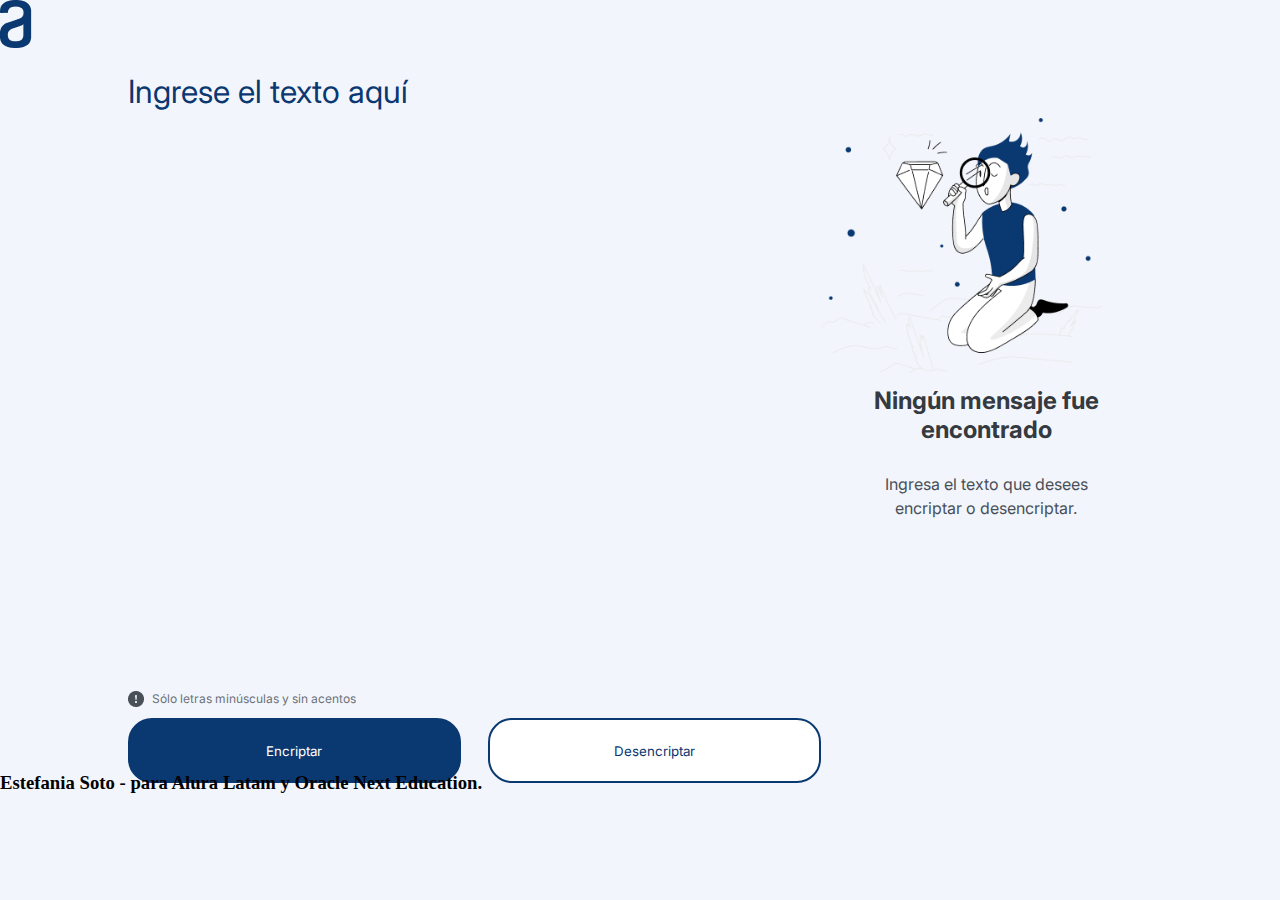
<file: Index.html>
<!DOCTYPE html>
<html lang="es">
<head>
    <meta charset="UTF-8">
    <meta http-equiv="X-UA-Compatible" content="IE=edge">
    <meta name="viewport" content="width=device-width, initial-scale=1.0, user-scalable=no, maximum-scale=1.0, minimum-scale=1.0">
    <meta name='robots' content='index, follow'>
    <meta name='description' content='Encripta un texto para enviar un mensaje secreto!'>
    <link rel="shortcut icon" href="ImgEncriptador/Text.png">
    <link rel="stylesheet" href="styleEncriptador.css"/>
    <link rel="preconnect" href="https://fonts.googleapis.com">
    <link rel="preconnect" href="https://fonts.gstatic.com" crossorigin>
    <link href="https://fonts.googleapis.com/css2?family=Inter:wght@100;200;400;700&display=swap" rel="stylesheet">
    <link rel="preconnect" href="https://fonts.googleapis.com">
    <link rel="preconnect" href="https://fonts.gstatic.com" crossorigin>
    <link href="https://fonts.googleapis.com/css2?family=Amatic+SC&family=Inter:wght@100;200;400;700&display=swap" rel="stylesheet">

    <title>Ecriptador de texto</title>
</head>
<body>
    <img id='logoAlura' src="ImgEncriptador/LogoAlura.png" alt="Logo de Alura">
    <main class="main">
        <section>
            <textarea oninput="validarTextarea(this)" maxlength="1500" cols="39"  rows="11"  type="text" class='ingreseTexto' placeholder="Ingrese el texto aquí"></textarea>
            <div class="info">    
                <img id='infoLogo'src="ImgEncriptador/Infologo.png" alt="Icono de informacion"><p class ='infoTexto'>Sólo letras minúsculas y sin acentos</p>
            </div>
            <div class="botones">
                <button disabled="" onclick="btnEncriptar()"  class="boton botonEncriptar">Encriptar</button>
                <button disabled="" onclick="btnDesencriptar()" class="boton botonDesencriptar">Desencriptar</button>
            </div>
        </section>
        <section class="textoFinalizado">
            <img class='muneco' src="ImgEncriptador/Muneco.png" alt="Imagen ilustrativa">
            <h3 class="ningunMensaje">Ningún mensaje fue encontrado</h3>
            <br>
            <p class='ningunMensaje2'>Ingresa el texto que desees encriptar o desencriptar.</p>
           <textarea cols="35" rows="17" class="resultado"></textarea>
            <button onclick="copy()" class="boton botonCopiar">Copiar</button>
        </section>
    </main>
    <footer>
        <h3 class="autor">Estefania Soto - para Alura Latam y Oracle Next Education.</h3>
    </footer>
        

</body>
<script src="scriptEncriptador.js"></script>
</html>
</file>
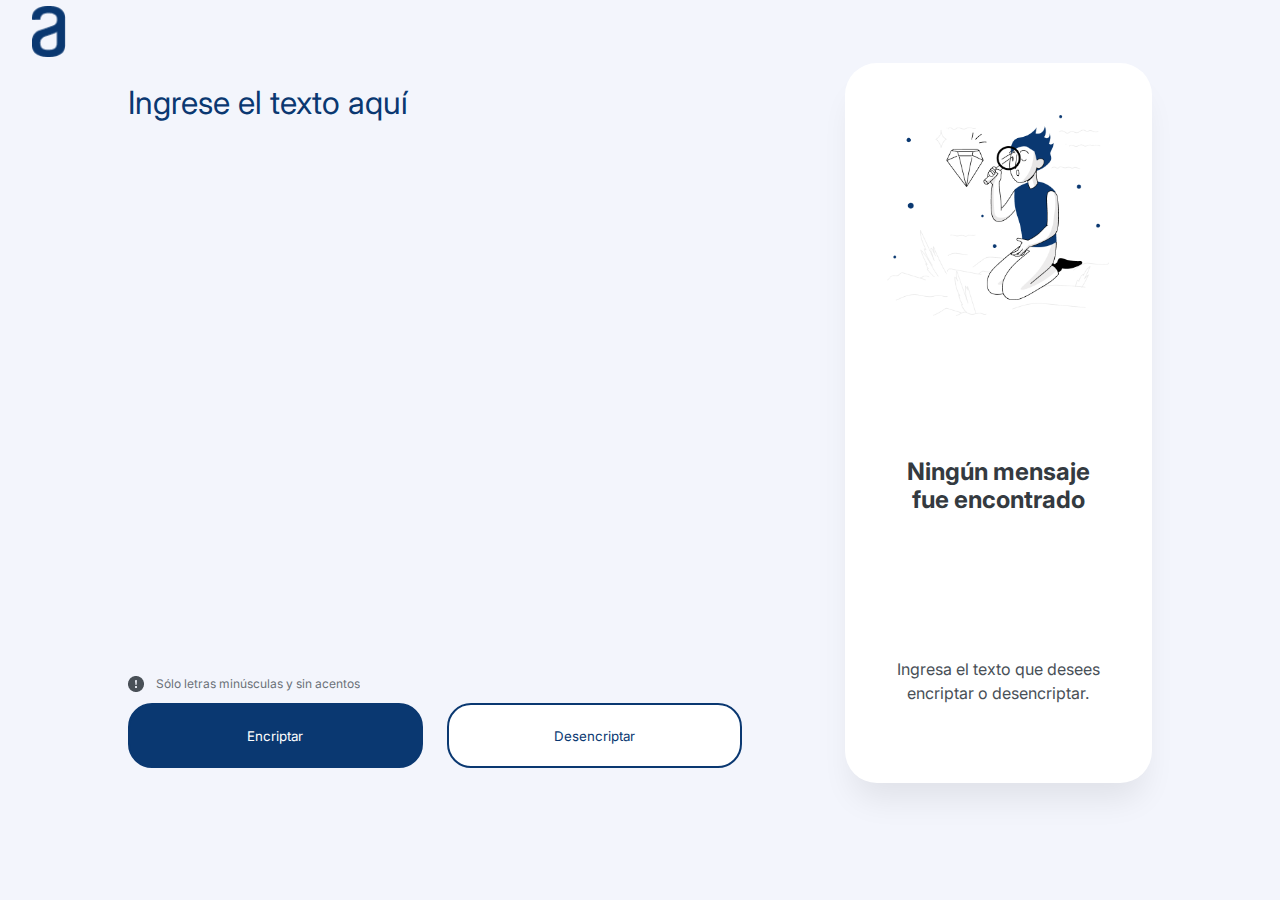
<file: index.html>
<!DOCTYPE html>
<html lang="es">
<head>
    <meta charset="UTF-8">
    <meta http-equiv="X-UA-Compatible" content="IE=edge">
    <meta name="viewport" content="width=device-width, initial-scale=1, user-scalable=no">
    <meta name="HandheldFriendly" content="true">
    <meta name='robots' content='index, follow'>
    <meta name='description' content='Encripta un texto para enviar un mensaje secreto!'>
    <link rel="shortcut icon" href="ImgEncriptador/Text.png">
    <link rel="stylesheet" href="styleEncriptador.css"/>
    <link rel="stylesheet" href="styleEncriptadorQuery.css">
    <link rel="preconnect" href="https://fonts.googleapis.com">
    <link rel="preconnect" href="https://fonts.gstatic.com" crossorigin>
    <link href="https://fonts.googleapis.com/css2?family=Inter:wght@100;200;400;700&display=swap" rel="stylesheet">
    <link rel="preconnect" href="https://fonts.googleapis.com">
    <link rel="preconnect" href="https://fonts.gstatic.com" crossorigin>
    <link href="https://fonts.googleapis.com/css2?family=Amatic+SC&family=Inter:wght@100;200;400;700&display=swap" rel="stylesheet">
    <title>Ecriptador de texto</title>
</head>
<body>
    <header>
        <img id='logoAlura' src="ImgEncriptador/LogoAlura.png" alt="Logo de Alura">
    </header>
    <main class="main">
        <section class="sectionTextoAencriptar">
            <div class='objetos-IngreseTexto'>
                <textarea oninput="validarTextarea(this)" maxlength="1500"  class="ingreseTexto" type="text"  placeholder="Ingrese el texto aquí"></textarea>
                    <div class="info" title="Se aceptan eñes, comas y puntos">    
                        <img id='infoLogo'src="ImgEncriptador/Infologo.png" alt="Icono de informacion" >
                        <p class ='infoTexto'>Sólo letras minúsculas y sin acentos</p>
                    </div> 
                    <div class="botones">
                        <button disabled="" onclick="btnEncriptar()"  class="boton botonEncriptar">Encriptar</button>
                        <button disabled="" onclick="btnDesencriptar()" class="boton botonDesencriptar">Desencriptar</button>
                    </div>
            </div>   
        </section>
        <section class="sectionTextoFinalizado">
            <div class='objetos-textoFinalizado'>
                <img class='muneco' src="ImgEncriptador/Muneco.png" alt="Imagen ilustrativa">
                <h3 class="ningunMensaje">Ningún mensaje fue encontrado</h3>
                <p class='ningunMensaje2'>Ingresa el texto que desees encriptar o desencriptar.</p>
                <textarea  class="resultado"></textarea>
                <button onclick="copy()" class="boton botonCopiar">Copiar</button>
            </div>
           
        </section>
    </main>        

</body>
<script src="scriptEncriptador.js"></script>
</html>
</file>
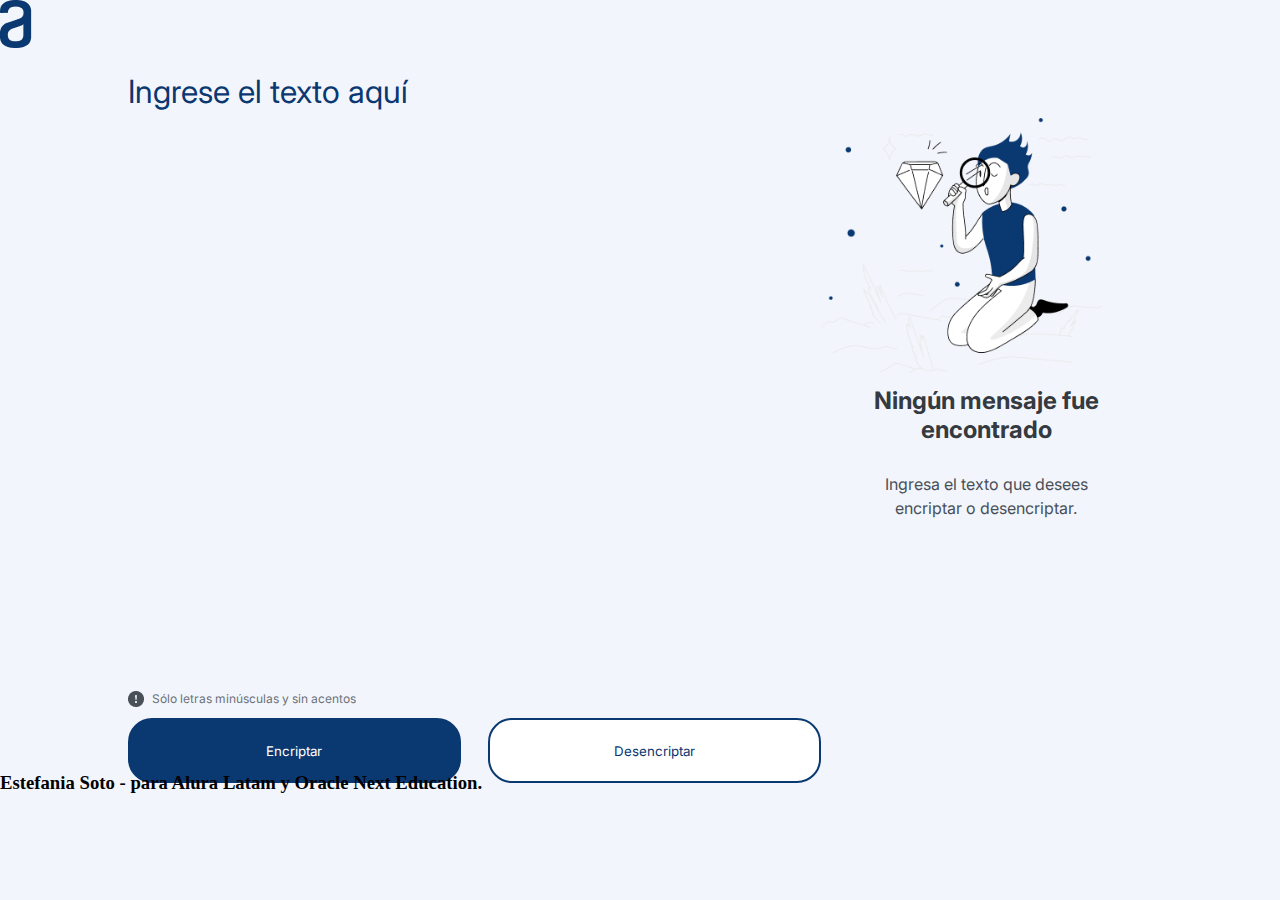
<file: Encriptador de texto.html>
<!DOCTYPE html>
<html lang="es">
<head>
    <meta charset="UTF-8">
    <meta http-equiv="X-UA-Compatible" content="IE=edge">
    <meta name="viewport" content="width=device-width, initial-scale=1.0, user-scalable=no, maximum-scale=1.0, minimum-scale=1.0">
    <meta name='robots' content='index, follow'>
    <meta name='description' content='Encripta un texto para enviar un mensaje secreto!'>
    <link rel="shortcut icon" href="ImgEncriptador/Text.png">
    <link rel="stylesheet" href="styleEncriptador.css"/>
    <link rel="preconnect" href="https://fonts.googleapis.com">
    <link rel="preconnect" href="https://fonts.gstatic.com" crossorigin>
    <link href="https://fonts.googleapis.com/css2?family=Inter:wght@100;200;400;700&display=swap" rel="stylesheet">
    <link rel="preconnect" href="https://fonts.googleapis.com">
    <link rel="preconnect" href="https://fonts.gstatic.com" crossorigin>
    <link href="https://fonts.googleapis.com/css2?family=Amatic+SC&family=Inter:wght@100;200;400;700&display=swap" rel="stylesheet">

    <title>Ecriptador de texto</title>
</head>
<body>
    <img id='logoAlura' src="ImgEncriptador/LogoAlura.png" alt="Logo de Alura">
    <main class="main">
        <section>
            <textarea oninput="validarTextarea(this)" maxlength="1500" cols="39"  rows="11"  type="text" class='ingreseTexto' placeholder="Ingrese el texto aquí"></textarea>
            <div class="info">    
                <img id='infoLogo'src="ImgEncriptador/Infologo.png" alt="Icono de informacion"><p class ='infoTexto'>Sólo letras minúsculas y sin acentos</p>
            </div>
            <div class="botones">
                <button disabled="" onclick="btnEncriptar()"  class="boton botonEncriptar">Encriptar</button>
                <button disabled="" onclick="btnDesencriptar()" class="boton botonDesencriptar">Desencriptar</button>
            </div>
        </section>
        <section class="textoFinalizado">
            <img class='muneco' src="ImgEncriptador/Muneco.png" alt="Imagen ilustrativa">
            <h3 class="ningunMensaje">Ningún mensaje fue encontrado</h3>
            <br>
            <p class='ningunMensaje2'>Ingresa el texto que desees encriptar o desencriptar.</p>
           <textarea cols="35" rows="17" class="resultado"></textarea>
            <button onclick="copy()" class="boton botonCopiar">Copiar</button>
        </section>
    </main>
    <footer>
        <h3 class="autor">Estefania Soto - para Alura Latam y Oracle Next Education.</h3>
    </footer>
        

</body>
<script src="scriptEncriptador.js"></script>
</html>
</file>
<file: styleEncriptador.css>
*{
    margin: 0;
    padding: 0;
    box-sizing: border-box;
}
header{
    display: flex;
    position: static;
    width: 95%;
    margin: auto;
    height: 7vh;
    top: 0px;
}
#logoAlura{
    position: relative;
    left: 0%;
    height: 80%;
    margin: auto 0px;
}
.main{
    display: flex;
    flex-direction: row;
    justify-content: space-between;
    margin:auto;
    position: static;
    width: 80vw;
    height: 80vh;
    top: 0px;
}

body{
    background-color: #f3f5fc;
}
.sectionTextoAencriptar{
    width: 60%;
    display: flex;
    height: 100%;
    flex-direction: column;
}
.objetos-IngreseTexto{
    height: 100%;
    display: flex;
    flex-direction: column;
    justify-content: space-between;
}
.ingreseTexto{
    position: static;
    background-color: transparent;
    font-family: 'Inter' ;
    font-style: normal;
    font-weight: 400;
    font-size: 32px;
    height: 85%;
    border: 0;
    outline: none;
    resize: none;
    color: #0A3871;
    float: left;
    width: 100%;
    margin: 20px auto 5px 0px;
}
.ingreseTexto.invalido {
    outline: solid 3px rgba(255, 1, 5, 0.5) ;
    border-radius: 3px;
    box-shadow: 2px 2px 1px 1px #79797950;
    animation: shake 300ms;
}
@keyframes shake {
    25% {transform: translateX(4px);}
    50% {transform: translateX(-4px);}
    75% {transform: translateX(4px);}
}
.ingreseTexto::-webkit-scrollbar {
    -webkit-appearance: none;
}

.ingreseTexto::-webkit-scrollbar:vertical {
    width:10px;
}

.ingreseTexto::-webkit-scrollbar-button:increment,.ingreseTexto::-webkit-scrollbar-button {
    display: none;
} 

.ingreseTexto::-webkit-scrollbar:horizontal {
    height: 10px;
}

.ingreseTexto::-webkit-scrollbar-thumb {
    background-color: #797979;
    border-radius: 20px;
    border: 2px solid #f1f2f3;
}

.ingreseTexto::-webkit-scrollbar-track {
    border-radius: 10px;  
}

::placeholder { 
    color: #0A3871; 
    text-align: start;
}
#infoLogo{
    width: 16px;
    display: inline-block;
    vertical-align: middle;
}
.info{
    position: static;
    margin: 10px 0px;
}
.infoTexto{
    display: inline-block;
    font-family: 'Inter';
    font-size: 12px;
    line-height: 150%;
    color: #495057;
    opacity: 0.8;
    margin: 0px 8px;
    cursor: default;
    vertical-align: middle;
}
.boton{
    font-family: 'Inter';
    font-style: normal;
    height: 65px;
    border-style: solid;
    border-radius: 24px;
    position: static;
    cursor: pointer;
    
}
.botones{
    display:flex;
    position: static;
    width: 100%;
    justify-content:space-between;
    padding: 0px 0px 15px 0px;
}
.botonEncriptar{
    background-color: #0A3871;
    color:#FFFFFF;
    border-color: #0A3871;
    width: 48%;
    bottom: 0px;
    left: 10px;
}
.botonEncriptar:active{
    background-color: #84a8d8;
    border-color: #84a8d8;}

.botonDesencriptar{
    color: #0A3871;
    border-color: #0A3871;
    bottom: 0px;
    width: 48%;
    background-color: #FFFFFF;
}
.botonDesencriptar:active{
    border-color: #84a8d8;
    color: #84a8d8;
}
.sectionTextoFinalizado{   
    position: static;
    display: flex;
    flex-direction: column;
    width: 30%;
    height: 100%;
    float: right;    
    background: #FFFFFF;
    box-shadow: 0px 24px 32px -8px rgba(0, 0, 0, 0.08);
    border-radius: 32px;
    text-align: center;
}
.objetos-textoFinalizado{
    height: 100%;
    width: 85%;
    display: flex;
    flex-direction: column;
    justify-content: space-between;
    margin: auto;
}
.muneco{
    position: relative;
    width: 85%;
    margin: 20% auto 0% auto;
}
.ningunMensaje{
    position: relative;
    width: 80%;
    margin: 3% auto;
    font-family: 'Inter';
    font-size: 24px;
    line-height: 120%;
    text-align: center;
    color: #343A40;
    cursor: default;
}
.ningunMensaje2{
    position: relative;
    width: 80%;
    margin: 0% auto 30% auto;
    font-family: 'Inter';
    font-style: normal;
    font-weight: 400;
    font-size: 16px;
    line-height: 150%;
    text-align: center;
    color: #495057;
    cursor: default;
}
.resultado{
    display: none;
    margin: 5% auto;
    font-size: 24px;
    color:#495057;
    position:static;
    background-color: transparent;
    border: 0;
    width: 100%;
    height: 75%;
    outline: none;
    resize: none;
}
.resultado::-webkit-scrollbar {
    -webkit-appearance: none;
}

.resultado::-webkit-scrollbar:vertical {
    width:10px;
}

.resultado::-webkit-scrollbar-button:increment,.resultado::-webkit-scrollbar-button {
    display: none;
} 

.resultado::-webkit-scrollbar:horizontal {
    height: 10px;
}

.resultado::-webkit-scrollbar-thumb {
    background-color: #797979;
    border-radius: 20px;
    border: 2px solid #f1f2f3;
}

.resultado::-webkit-scrollbar-track {
    border-radius: 10px;  
}

.botonCopiar{
    display: none;
    position: relative;
    color: #0A3871;
    border-color: #0A3871;
    bottom: 0%;
    width: 100%;
    background-color: #FFFFFF;
    margin: 15px auto;
}
.botonCopiar:active{
    color: #84a8d8;
    border-color: #84a8d8;
}
</file>
<file: styleEncriptadorQuery.css>
@media screen and (max-width: 1200px) {
    .resultado{
        width: 85%;
    }
    .botonCopiar{
        width: 85%;
    }
    .objetos-textoFinalizado{
        width: 90%;
        display: flex;
        flex-direction: column;
        justify-content: space-evenly;
        margin: auto;
    }
}
@media screen and (max-width: 900px) {
    .ningunMensaje{
        font-size: 20px
    } 
    .ningunMensaje2{
        font-size: 14;
    }
    .muneco{
        display: block;
    }
}

@media screen and (max-width: 780px) {

    .main{
        height: auto;
        display: flex;
        flex-direction: column;
        justify-content: flex-start;
    }

    .sectionTextoAencriptar{
        width: 100%;
        height: auto;
    }

    .ingreseTexto{
        height: 250px;
        width: 100%;
        margin:0;
        font-size: 28px;
    }
    .boton{
        height: 8vh;
        max-height: 60px;
        font-size: 20px;
    }
    .botones{
        padding: 0;
    }
    .info{
        margin: 5px 0px;
    }
    .infoTexto{
        margin:0px;
        font-size: 14px;
    }
    #infoLogo{
        width: 12px;
    }
    .sectionTextoFinalizado{
        width: 100%;
        height: auto;
        margin:10px 0px;
    }

    .objetos-textoFinalizado{
        justify-content: center;
        width: 100%;
    }

    .resultado{
        width: 90%;
        height: 150px;
        margin: 10px auto;
        font-size: 24px;
    }

    .muneco{
        display: none;
    }

    .ningunMensaje{
        margin: 10px auto 5px auto;
        width: 90%;
        align-self: center;
        font-size: 18px;
    }
    .ningunMensaje2{
        margin: 5px auto 10px auto;
        width: 90%;
        align-self: center;
        font-size: 16px;
    }

    .botonCopiar{
        width: 90%;
        height: 30%;
        margin:0px auto 10px auto;
        height: 8vh;
    }

    .autor{
        align-self: center;
    }
} 


@media screen and (max-width: 520px) {
    header{
        height: 7vh;
    }
    #logoAlura{
        height: 60%;
    }
    .main{
        width: 95vw;
        justify-content: center;
        align-items: center;
    }

    .sectionTextoAencriptar{
        width: 90%;
        height: 65%;

    }
    .objetos-IngreseTexto{
        width: 100%;
    }
    .ingreseTexto{
        margin: 0;
    }
    .botones{
        display:flex;
        flex-direction: column;
        position: static;
        width: 100%;
        height: 30%;
        justify-content:space-evenly;
        padding: 0px 0px 10px 0px;
    }
    .boton{
        height: 8vh;
        margin: 3px 0px;
        width: 100%;
        font-size: 18px;
    }

    .sectionTextoFinalizado{
        width: 90%;
        height: 35%;
    }
    .objetos-textoFinalizado{
        justify-content: center;
        align-items: center;
        width: 90%;
    }
    .ningunMensaje{
        width: 100%;
        align-self: center;
        font-size: 20px;
        margin: 10px 0px;
    }
    .ningunMensaje2{
        width: 100%;
        font-size: 18px;
        align-self: center;
        margin:10px 0px;
    }
    .resultado{
        height: 120px;
        font-size: 24px;
    }
    .botonCopiar{
        width: 100%;
        align-self: center;
        margin: 0px 0px 15px 0px;
    }
}

@media screen and (max-width: 325px) {
    header{
        height: 7vh;
    }
    .main{
        height: 100vh;
    }
    #logoAlura{
        height: 50%;
    }
    .sectionTextoAencriptar{
        height: 70%;
    }
    .ingreseTexto{
        height: 250px;
    }
    .botones{
        padding:0;
    }
    .boton{
        height: 10vh;
    }
    .sectionTextoFinalizado{
        height: 30%;
    }
}
</file>
